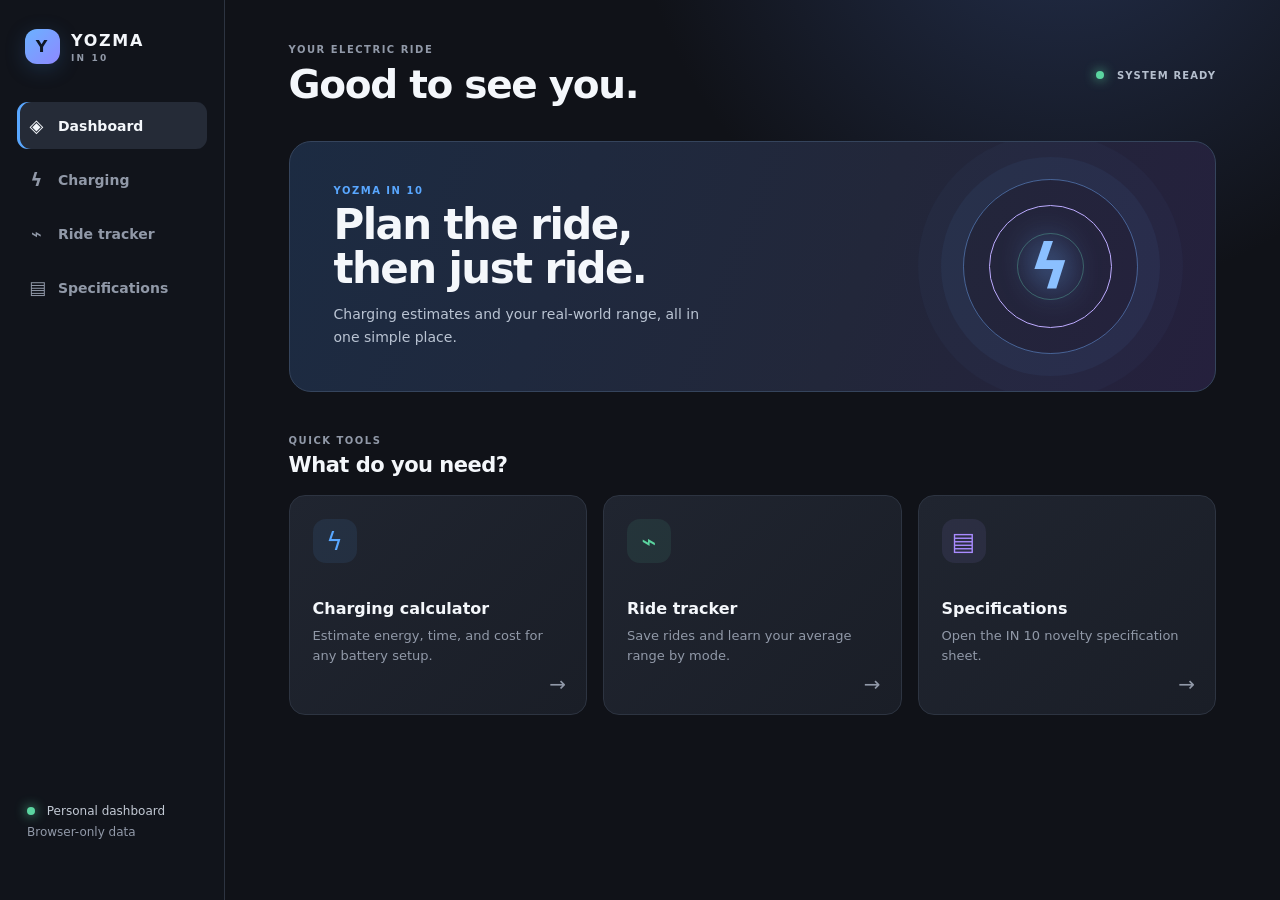
<file: index.html>
<!doctype html>
<html lang="en">
<head>
  <meta charset="utf-8">
  <meta name="viewport" content="width=device-width, initial-scale=1">
  <meta name="theme-color" content="#101218">
  <title>Yozma IN 10 — Dashboard</title>
  <link rel="stylesheet" href="styles.css">
</head>
<body data-page="dashboard">
  <div class="app-shell">
    <aside class="rail">
      <a class="rail-brand" href="index.html" aria-label="Yozma dashboard"><span class="mark">Y</span><span>YOZMA<small>IN 10</small></span></a>
      <nav aria-label="Main navigation">
        <a class="nav-link" data-nav="dashboard" href="index.html"><span>◈</span> Dashboard</a>
        <a class="nav-link" data-nav="charging" href="charging.html"><span>ϟ</span> Charging</a>
        <a class="nav-link" data-nav="tracker" href="ride-tracker.html"><span>⌁</span> Ride tracker</a>
        <a class="nav-link" data-nav="specs" href="specs.html"><span>▤</span> Specifications</a>
      </nav>
      <p class="rail-note"><i></i> Personal dashboard<br><span>Browser-only data</span></p>
    </aside>
    <main class="main">
      <header class="topbar"><div><p class="eyebrow">YOUR ELECTRIC RIDE</p><h1>Good to see you.</h1></div><div class="top-status"><b></b> SYSTEM READY</div></header>
      <section class="welcome-card">
        <div><p class="eyebrow accent">YOZMA IN 10</p><h2>Plan the ride,<br>then just ride.</h2><p>Charging estimates and your real-world range, all in one simple place.</p></div>
        <div class="orb-art" aria-hidden="true"><span></span><span></span><strong>ϟ</strong></div>
      </section>
      <section class="section-heading"><div><p class="eyebrow">QUICK TOOLS</p><h2>What do you need?</h2></div></section>
      <div class="tool-grid">
        <a class="tool-card blue" href="charging.html"><div class="tool-icon">ϟ</div><div><h3>Charging calculator</h3><p>Estimate energy, time, and cost for any battery setup.</p></div><span class="card-arrow">→</span></a>
        <a class="tool-card green" href="ride-tracker.html"><div class="tool-icon">⌁</div><div><h3>Ride tracker</h3><p>Save rides and learn your average range by mode.</p></div><span class="card-arrow">→</span></a>
        <a class="tool-card purple" href="specs.html"><div class="tool-icon">▤</div><div><h3>Specifications</h3><p>Open the IN 10 novelty specification sheet.</p></div><span class="card-arrow">→</span></a>
      </div>
    </main>
  </div>
  <script src="app.js"></script>
</body>
</html>
</file>
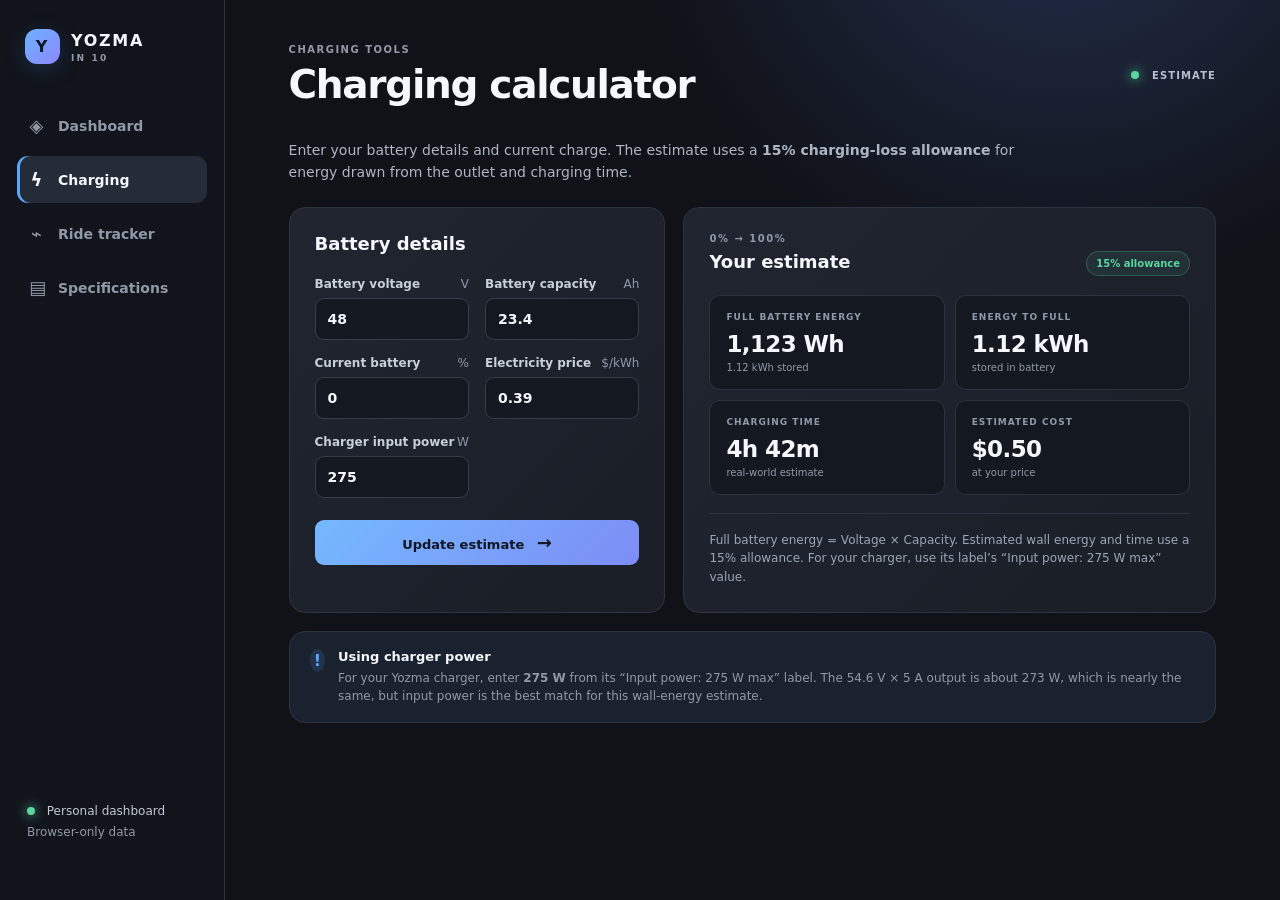
<file: charging.html>
<!doctype html>
<html lang="en"><head><meta charset="utf-8"><meta name="viewport" content="width=device-width, initial-scale=1"><meta name="theme-color" content="#101218"><title>Yozma IN 10 — Charging</title><link rel="stylesheet" href="styles.css"></head>
<body data-page="charging"><div class="app-shell"><aside class="rail"><a class="rail-brand" href="index.html"><span class="mark">Y</span><span>YOZMA<small>IN 10</small></span></a><nav aria-label="Main navigation"><a class="nav-link" data-nav="dashboard" href="index.html"><span>◈</span> Dashboard</a><a class="nav-link" data-nav="charging" href="charging.html"><span>ϟ</span> Charging</a><a class="nav-link" data-nav="tracker" href="ride-tracker.html"><span>⌁</span> Ride tracker</a><a class="nav-link" data-nav="specs" href="specs.html"><span>▤</span> Specifications</a></nav><p class="rail-note"><i></i> Personal dashboard<br><span>Browser-only data</span></p></aside>
<main class="main"><header class="topbar"><div><p class="eyebrow">CHARGING TOOLS</p><h1>Charging calculator</h1></div><div class="top-status"><b></b> ESTIMATE</div></header><p class="page-intro">Enter your battery details and current charge. The estimate uses a <strong>15% charging-loss allowance</strong> for energy drawn from the outlet and charging time.</p><div class="two-col"><form id="chargingForm" class="panel form-panel"><h2>Battery details</h2><div class="field-grid"><label>Battery voltage <span>V</span><input id="batteryVoltage" type="number" min="1" step="0.1" value="48" required></label><label>Battery capacity <span>Ah</span><input id="batteryAh" type="number" min="0.1" step="0.1" value="23.4" required></label><label>Current battery <span>%</span><input id="currentBattery" type="number" min="0" max="100" step="1" value="0" required></label><label>Electricity price <span>$/kWh</span><input id="priceKwh" type="number" min="0" step="0.01" value="0.39" required></label><label>Charger input power <span>W</span><input id="chargerWatts" type="number" min="1" step="1" value="275" required></label></div><button class="button primary" type="submit">Update estimate <span>→</span></button></form><section class="panel results-panel"><div class="result-head"><div><p class="eyebrow"><span id="chargeFrom">0</span>% → 100%</p><h2>Your estimate</h2></div><span class="estimate-pill">15% allowance</span></div><div class="result-grid"><article><p>FULL BATTERY ENERGY</p><strong id="energyWh">—</strong><small id="energyKwh">—</small></article><article><p>ENERGY TO FULL</p><strong id="neededKwh">—</strong><small>stored in battery</small></article><article><p>CHARGING TIME</p><strong id="chargeTime">—</strong><small>real-world estimate</small></article><article><p>ESTIMATED COST</p><strong id="chargeCost">—</strong><small>at your price</small></article></div><div class="formula">Full battery energy = Voltage × Capacity. Estimated wall energy and time use a 15% allowance. For your charger, use its label’s “Input power: 275 W max” value.</div></section></div><section class="panel tip-panel"><span>!</span><div><h3>Using charger power</h3><p>For your Yozma charger, enter <strong>275 W</strong> from its “Input power: 275 W max” label. The 54.6 V × 5 A output is about 273 W, which is nearly the same, but input power is the best match for this wall-energy estimate.</p></div></section></main></div><script src="app.js?v=20260920-2"></script></body></html>
</file>
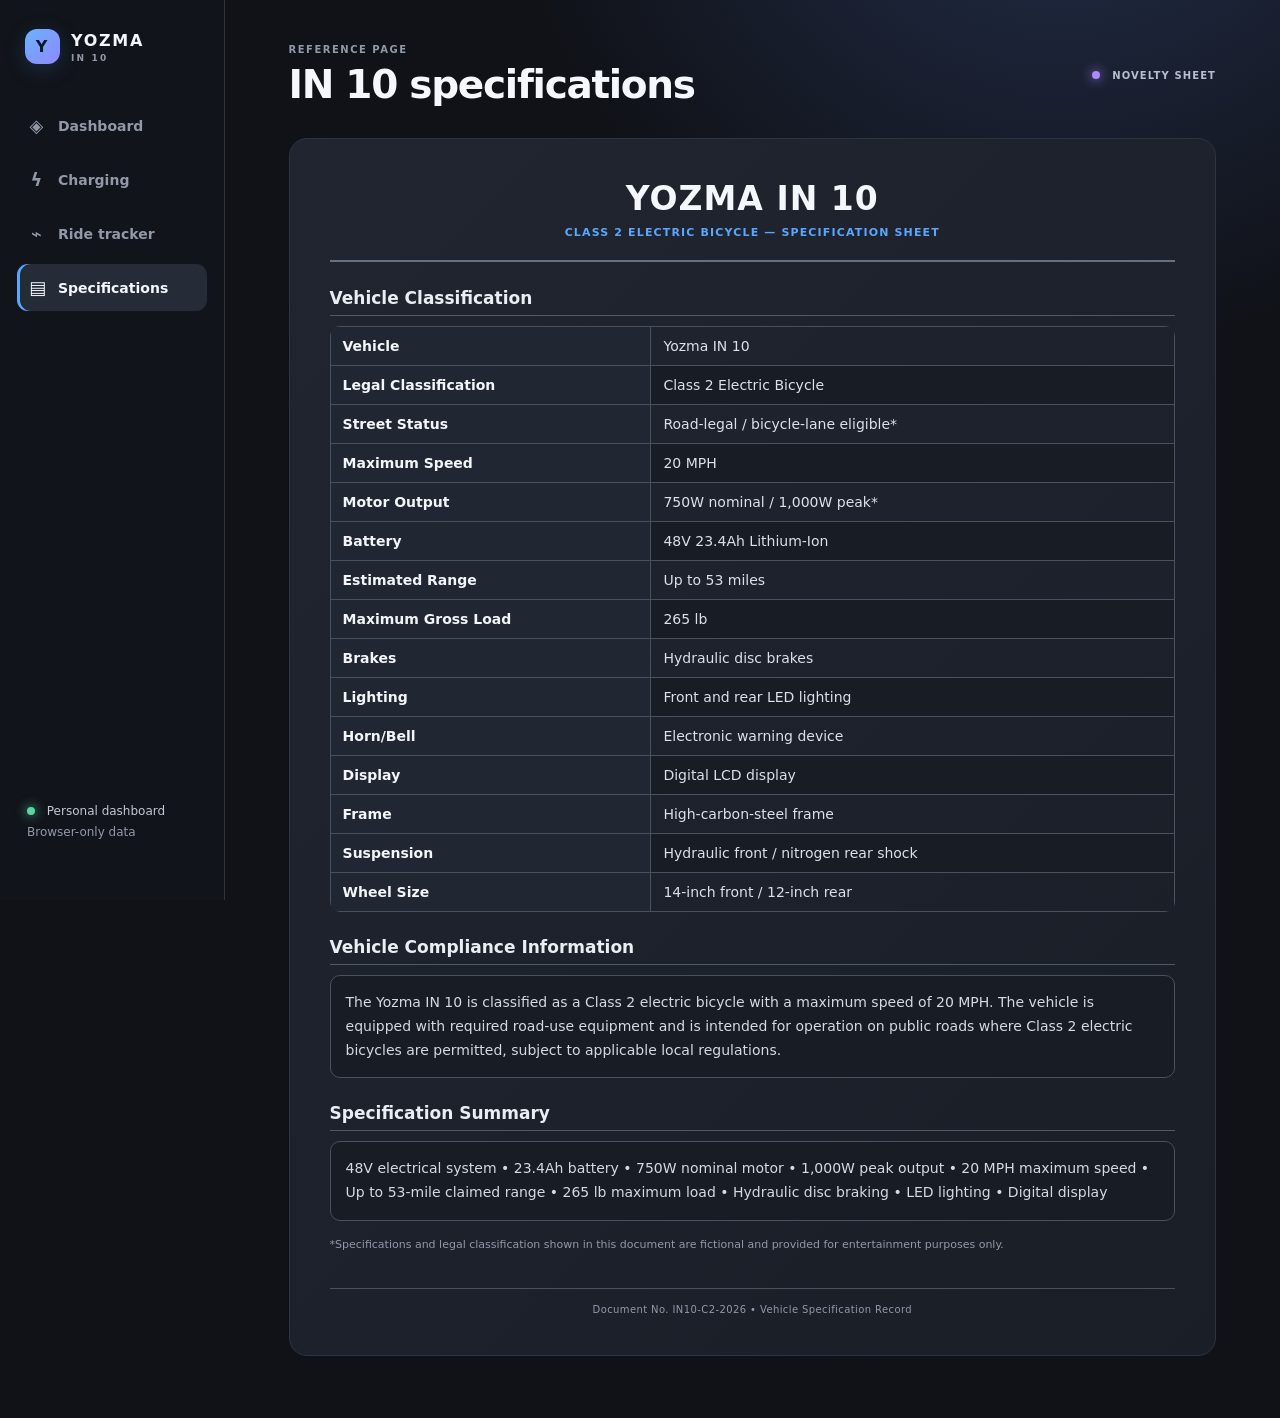
<file: specs.html>
<!doctype html>
<html lang="en">
<head>
  <meta charset="utf-8">
  <meta name="viewport" content="width=device-width, initial-scale=1">
  <meta name="theme-color" content="#101218">
  <title>Yozma IN 10 — Specification Sheet</title>
  <link rel="stylesheet" href="styles.css">
  <style>
    .spec-page { margin-top: 31px; background: linear-gradient(135deg, var(--card2), var(--card)); border: 1px solid var(--line); border-radius: 18px; padding: clamp(19px, 4vw, 40px); }
    .spec-document-header { text-align: center; border-bottom: 2px solid #667085; padding-bottom: 21px; margin-bottom: 26px; }
    .spec-document-header h2 { margin: 0; font-size: clamp(25px, 4vw, 33px); letter-spacing: 1px; }
    .spec-document-header p { margin: 8px 0 0; color: var(--blue); font-size: 11px; font-weight: 800; letter-spacing: 1.15px; }
    .spec-document-section { color: #e9edf4; font-size: 17px; font-weight: 800; margin: 25px 0 10px; padding-bottom: 7px; border-bottom: 1px solid #505968; }
    .spec-document-table { width: 100%; border-collapse: collapse; font-size: 14px; overflow: hidden; border-radius: 10px; }
    .spec-document-table td { border: 1px solid #48515e; padding: 11px 12px; vertical-align: middle; color: #dbe0e9; }
    .spec-document-table td:first-child { width: 38%; background: #202733; color: #f3f5f8; font-weight: 800; }
    .spec-document-table tr:nth-child(even) td:last-child { background: #171c25; }
    .spec-document-summary { border: 1px solid #48515e; background: #171c25; padding: 15px; line-height: 1.7; font-size: 14px; color: #d4dae4; border-radius: 10px; }
    .spec-document-note { margin-top: 15px; font-size: 11px; color: var(--muted); line-height: 1.55; }
    .spec-document-footer { margin-top: 35px; padding-top: 15px; border-top: 1px solid #48515e; text-align: center; font-size: 10px; color: var(--muted); letter-spacing: .4px; }
    @media (max-width:600px) { .spec-page { margin-top: 22px; padding: 18px 13px; } .spec-document-table { font-size: 13px; } .spec-document-table td { padding: 9px 8px; } .spec-document-table td:first-child { width: 42%; } }
    @media print { .rail, .topbar { display:none; } .main { padding:0; } .spec-page { margin:0; border:0; box-shadow:none; border-radius:0; color:#111; background:#fff; } }
  </style>
</head>
<body data-page="specs">
  <div class="app-shell">
    <aside class="rail">
      <a class="rail-brand" href="index.html"><span class="mark">Y</span><span>YOZMA<small>IN 10</small></span></a>
      <nav aria-label="Main navigation">
        <a class="nav-link" data-nav="dashboard" href="index.html"><span>◈</span> Dashboard</a>
        <a class="nav-link" data-nav="charging" href="charging.html"><span>ϟ</span> Charging</a>
        <a class="nav-link" data-nav="tracker" href="ride-tracker.html"><span>⌁</span> Ride tracker</a>
        <a class="nav-link" data-nav="specs" href="specs.html"><span>▤</span> Specifications</a>
      </nav>
      <p class="rail-note"><i></i> Personal dashboard<br><span>Browser-only data</span></p>
    </aside>
    <main class="main">
      <header class="topbar"><div><p class="eyebrow">REFERENCE PAGE</p><h1>IN 10 specifications</h1></div><div class="top-status purple-status"><b></b> NOVELTY SHEET</div></header>
      <article class="spec-page">
        <header class="spec-document-header"><h2>YOZMA IN 10</h2><p>CLASS 2 ELECTRIC BICYCLE — SPECIFICATION SHEET</p></header>
        <h3 class="spec-document-section">Vehicle Classification</h3>
        <table class="spec-document-table"><tbody>
          <tr><td>Vehicle</td><td>Yozma IN 10</td></tr>
          <tr><td>Legal Classification</td><td>Class 2 Electric Bicycle</td></tr>
          <tr><td>Street Status</td><td>Road-legal / bicycle-lane eligible*</td></tr>
          <tr><td>Maximum Speed</td><td>20 MPH</td></tr>
          <tr><td>Motor Output</td><td>750W nominal / 1,000W peak*</td></tr>
          <tr><td>Battery</td><td>48V 23.4Ah Lithium-Ion</td></tr>
          <tr><td>Estimated Range</td><td>Up to 53 miles</td></tr>
          <tr><td>Maximum Gross Load</td><td>265 lb</td></tr>
          <tr><td>Brakes</td><td>Hydraulic disc brakes</td></tr>
          <tr><td>Lighting</td><td>Front and rear LED lighting</td></tr>
          <tr><td>Horn/Bell</td><td>Electronic warning device</td></tr>
          <tr><td>Display</td><td>Digital LCD display</td></tr>
          <tr><td>Frame</td><td>High-carbon-steel frame</td></tr>
          <tr><td>Suspension</td><td>Hydraulic front / nitrogen rear shock</td></tr>
          <tr><td>Wheel Size</td><td>14-inch front / 12-inch rear</td></tr>
        </tbody></table>
        <h3 class="spec-document-section">Vehicle Compliance Information</h3>
        <div class="spec-document-summary">The Yozma IN 10 is classified as a Class 2 electric bicycle with a maximum speed of 20 MPH. The vehicle is equipped with required road-use equipment and is intended for operation on public roads where Class 2 electric bicycles are permitted, subject to applicable local regulations.</div>
        <h3 class="spec-document-section">Specification Summary</h3>
        <div class="spec-document-summary">48V electrical system • 23.4Ah battery • 750W nominal motor • 1,000W peak output • 20 MPH maximum speed • Up to 53-mile claimed range • 265 lb maximum load • Hydraulic disc braking • LED lighting • Digital display</div>
        <p class="spec-document-note">*Specifications and legal classification shown in this document are fictional and provided for entertainment purposes only.</p>
        <footer class="spec-document-footer">Document No. IN10-C2-2026 • Vehicle Specification Record</footer>
      </article>
    </main>
  </div>
  <script src="app.js"></script>
</body>
</html>
</file>
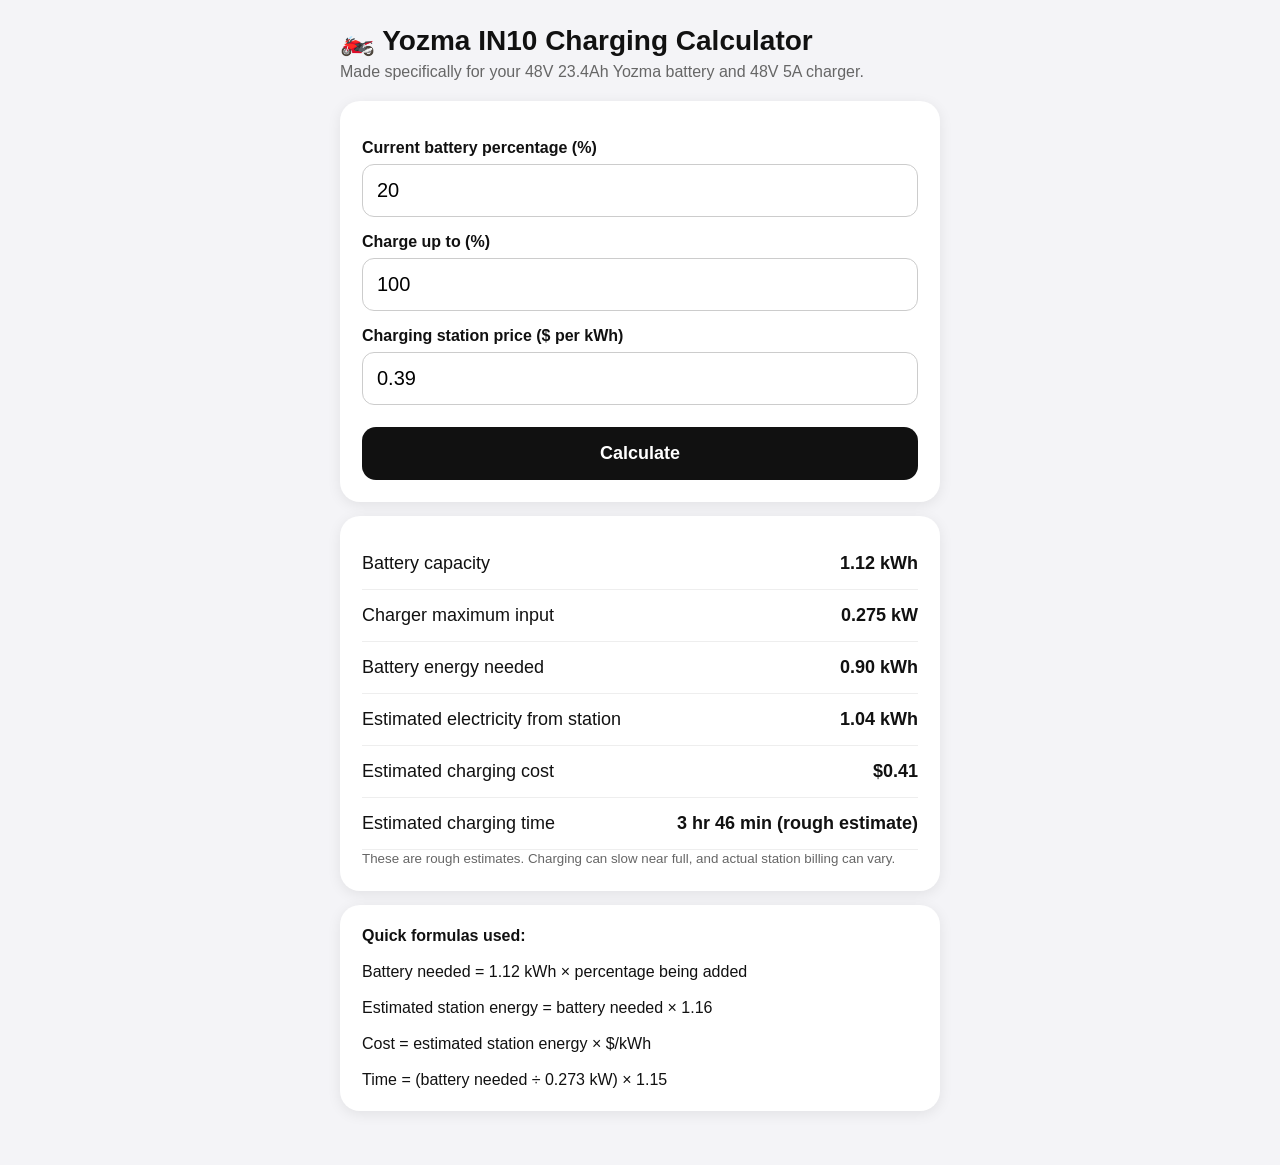
<file: yozma_in10_charging_calculator.html>
<!DOCTYPE html>
<html lang="en">
<head>
<meta charset="UTF-8">
<meta name="viewport" content="width=device-width, initial-scale=1.0">
<title>Yozma IN10 Charging Calculator</title>
<style>
body { font-family: -apple-system, BlinkMacSystemFont, "Segoe UI", sans-serif; margin:0; background:#f4f4f7; color:#111; }
main { max-width:600px; margin:auto; padding:24px 16px 40px; }
.card { background:white; border-radius:20px; padding:22px; margin:14px 0; box-shadow:0 3px 14px rgba(0,0,0,.08); }
h1 { margin:0 0 6px; font-size:28px; }
.sub { color:#666; margin-bottom:20px; }
label { display:block; font-weight:650; margin:16px 0 7px; }
input { width:100%; box-sizing:border-box; font-size:20px; padding:14px; border:1px solid #ccc; border-radius:12px; }
button { width:100%; margin-top:22px; padding:16px; border:0; border-radius:14px; background:#111; color:white; font-size:18px; font-weight:700; }
.result { font-size:18px; padding:15px 0; border-bottom:1px solid #eee; display:flex; justify-content:space-between; gap:15px; }
.result:last-child { border-bottom:0; }
.value { font-weight:800; text-align:right; }
small { color:#666; display:block; line-height:1.4; }
</style>
</head>
<body>
<main>
  <h1>🏍️ Yozma IN10 Charging Calculator</h1>
  <div class="sub">Made specifically for your 48V 23.4Ah Yozma battery and 48V 5A charger.</div>

  <div class="card">
    <label>Current battery percentage (%)</label>
    <input id="start" type="number" min="0" max="100" value="20">

    <label>Charge up to (%)</label>
    <input id="target" type="number" min="0" max="100" value="100">

    <label>Charging station price ($ per kWh)</label>
    <input id="price" type="number" min="0" step="0.01" value="0.39">

    <button onclick="calculate()">Calculate</button>
  </div>

  <div class="card">
    <div class="result"><span>Battery capacity</span><span class="value">1.12 kWh</span></div>
    <div class="result"><span>Charger maximum input</span><span class="value">0.275 kW</span></div>
    <div class="result"><span>Battery energy needed</span><span class="value" id="batteryNeeded">—</span></div>
    <div class="result"><span>Estimated electricity from station</span><span class="value" id="wallEnergy">—</span></div>
    <div class="result"><span>Estimated charging cost</span><span class="value" id="cost">—</span></div>
    <div class="result"><span>Estimated charging time</span><span class="value" id="time">—</span></div>
    <small id="note"></small>
  </div>

  <div class="card">
    <b>Quick formulas used:</b><br><br>
    Battery needed = 1.12 kWh × percentage being added<br><br>
    Estimated station energy = battery needed × 1.16<br><br>
    Cost = estimated station energy × $/kWh<br><br>
    Time = (battery needed ÷ 0.273 kW) × 1.15
  </div>
</main>

<script>
function calculate() {
  const capacity = 1.12;
  const chargerKW = 0.273;
  const start = Math.max(0, Math.min(100, Number(document.getElementById('start').value)));
  const target = Math.max(0, Math.min(100, Number(document.getElementById('target').value)));
  const price = Math.max(0, Number(document.getElementById('price').value));

  if (target <= start) {
    document.getElementById('note').textContent = "Your target percentage must be higher than your current percentage.";
    ["batteryNeeded","wallEnergy","cost","time"].forEach(id => document.getElementById(id).textContent="—");
    return;
  }

  const fraction = (target - start) / 100;
  const batteryNeeded = capacity * fraction;
  const wallEnergy = batteryNeeded * 1.16; // rough allowance for charging losses
  const cost = wallEnergy * price;
  const hours = (batteryNeeded / chargerKW) * 1.15; // rough allowance for taper/real-world variation

  const h = Math.floor(hours);
  const m = Math.round((hours - h) * 60);

  document.getElementById('batteryNeeded').textContent = batteryNeeded.toFixed(2) + " kWh";
  document.getElementById('wallEnergy').textContent = wallEnergy.toFixed(2) + " kWh";
  document.getElementById('cost').textContent = "$" + cost.toFixed(2);
  document.getElementById('time').textContent = `${h} hr ${m} min (rough estimate)`;
  document.getElementById('note').textContent =
    "These are rough estimates. Charging can slow near full, and actual station billing can vary.";
}
calculate();
</script>
</body>
</html>
</file>
<file: styles.css>
:root{--bg:#101218;--rail:#12151c;--card:#1a1e27;--card2:#202530;--text:#f4f7fb;--muted:#9199a8;--line:#2d3441;--blue:#59a7ff;--green:#5bd5a0;--purple:#a98bff;--danger:#f47a87}*{box-sizing:border-box}body{margin:0;background:radial-gradient(circle at 83% -15%,#24304e 0,transparent 29%),var(--bg);color:var(--text);font-family:Inter,ui-sans-serif,system-ui,-apple-system,"Segoe UI",sans-serif;min-height:100vh}.app-shell{display:flex;min-height:100vh}.rail{width:250px;background:rgba(18,21,28,.92);border-right:1px solid var(--line);padding:29px 17px;display:flex;flex-direction:column;position:sticky;top:0;height:100vh}.rail-brand{color:var(--text);text-decoration:none;font-weight:800;letter-spacing:1.7px;display:flex;align-items:center;gap:11px;padding:0 8px 38px}.rail-brand small{display:block;color:var(--muted);font-size:9px;letter-spacing:2.2px;margin-top:3px}.mark{width:35px;height:35px;border-radius:12px;display:grid;place-items:center;color:#0e1724;background:linear-gradient(135deg,#6bb2ff,#8e88ff);box-shadow:0 5px 20px #3979ba40}.rail nav{display:grid;gap:7px}.nav-link{color:var(--muted);text-decoration:none;padding:13px 12px;border-radius:11px;font-size:14px;font-weight:650;display:flex;gap:14px;align-items:center}.nav-link span{font-size:18px;width:15px;text-align:center}.nav-link:hover,.nav-link.active{color:var(--text);background:#252b37}.nav-link.active{box-shadow:inset 3px 0 var(--blue)}.rail-note{margin-top:auto;padding:17px 10px;color:#c2c9d4;font-size:12px;line-height:1.7}.rail-note span{color:var(--muted)}.rail-note i,.top-status b{display:inline-block;width:8px;height:8px;border-radius:50%;background:var(--green);box-shadow:0 0 12px var(--green);margin-right:8px}.main{width:min(1180px,100%);padding:44px clamp(22px,5vw,72px) 62px;margin:0 auto}.topbar,.result-head,.section-heading{display:flex;align-items:center;justify-content:space-between;gap:20px}.eyebrow{color:var(--muted);font-weight:800;letter-spacing:1.5px;font-size:10px;margin:0 0 7px}.accent{color:var(--blue)}h1,h2,h3,p{margin-top:0}h1{font-size:clamp(27px,3.5vw,39px);letter-spacing:-1.3px;margin-bottom:0}.top-status{font-size:10px;font-weight:800;color:#b5bfce;letter-spacing:1.1px;white-space:nowrap}.purple-status b{background:var(--purple);box-shadow:0 0 12px var(--purple)}.welcome-card{margin-top:34px;border:1px solid #35445c;border-radius:22px;min-height:245px;padding:37px 44px;overflow:hidden;position:relative;background:linear-gradient(110deg,#1c2b42,#22273a 61%,#25203d);display:flex;justify-content:space-between;align-items:center}.welcome-card h2{font-size:clamp(27px,3.6vw,42px);line-height:1.05;letter-spacing:-1.6px;margin:0 0 12px}.welcome-card p:not(.eyebrow){max-width:380px;color:#bac4d3;font-size:14px;line-height:1.6;margin-bottom:0}.orb-art{width:175px;height:175px;border:1px solid #73adff77;border-radius:50%;position:relative;margin-right:4%;box-shadow:0 0 0 22px #62a9ff0e,0 0 0 45px #62a9ff08}.orb-art span{position:absolute;border:1px solid #bdabff;border-radius:50%;inset:25px}.orb-art span+span{inset:53px;border-color:#68dcb055}.orb-art strong{position:absolute;inset:0;display:grid;place-items:center;font-size:63px;color:#8bc0ff;text-shadow:0 0 35px #69aaf9}.section-heading{margin:43px 0 18px}.section-heading h2{font-size:21px;margin:0;letter-spacing:-.5px}.tool-grid{display:grid;grid-template-columns:repeat(3,1fr);gap:16px}.tool-card,.panel,.mini-card{background:linear-gradient(135deg,var(--card2),var(--card));border:1px solid var(--line);border-radius:16px}.tool-card{min-height:220px;padding:23px;text-decoration:none;color:var(--text);position:relative;transition:transform .18s,border-color .18s}.tool-card:hover{transform:translateY(-3px);border-color:#57647a}.tool-icon{width:44px;height:44px;border-radius:13px;display:grid;place-items:center;font-size:25px;margin-bottom:36px}.blue .tool-icon{color:var(--blue);background:#59a7ff17}.green .tool-icon{color:var(--green);background:#5bd5a017}.purple .tool-icon{color:var(--purple);background:#a98bff17}.tool-card h3{font-size:16px;margin-bottom:8px}.tool-card p{color:var(--muted);font-size:13px;line-height:1.5;margin-bottom:0}.card-arrow{position:absolute;right:20px;bottom:18px;color:var(--muted);font-size:20px}.mini-grid{display:grid;grid-template-columns:repeat(3,1fr);gap:14px;margin-top:18px}.mini-card{padding:18px;display:flex;align-items:center;gap:13px}.mini-card p{font-size:9px;letter-spacing:1px;color:var(--muted);font-weight:800;margin-bottom:5px}.mini-card strong{font-size:13px}.mini-icon{font-size:22px}.blue-text{color:var(--blue)}.green-text{color:var(--green)}.purple-text{color:var(--purple)}.page-intro{color:#aeb6c4;line-height:1.6;margin:32px 0 23px;max-width:730px;font-size:14px}.two-col{display:grid;grid-template-columns:minmax(280px,.92fr) minmax(350px,1.3fr);gap:18px}.panel{padding:25px}.panel h2{font-size:18px;margin-bottom:23px}.field-grid{display:grid;grid-template-columns:1fr 1fr;gap:16px}.one-col{grid-template-columns:1fr}.field-grid label{font-size:12px;font-weight:700;color:#cad0da}.field-grid label span{color:var(--muted);font-weight:500;float:right}input,select,textarea{width:100%;background:#141821;border:1px solid #353d4b;border-radius:9px;padding:12px;color:var(--text);font:inherit;font-size:14px;margin-top:7px;outline:0}textarea{resize:vertical}input:focus,select:focus,textarea:focus{border-color:var(--blue);box-shadow:0 0 0 3px #59a7ff20}.button{border:0;border-radius:9px;padding:12px 16px;font:inherit;font-size:13px;font-weight:800;cursor:pointer;margin-top:22px}.button.primary{background:linear-gradient(135deg,#75b9ff,#7d8df5);color:#101522;width:100%}.button span{font-size:18px;margin-left:8px}.button.subtle{margin:0;background:#2a303b;color:#d2d8e2;padding:9px 12px}.estimate-pill{font-size:10px;font-weight:800;color:var(--green);background:#5bd5a017;border:1px solid #5bd5a042;border-radius:20px;padding:6px 9px;white-space:nowrap}.result-grid{display:grid;grid-template-columns:1fr 1fr;gap:10px}.result-grid article{padding:16px;background:#141820;border:1px solid #2b3240;border-radius:11px}.result-grid p{color:var(--muted);letter-spacing:1px;font-size:9px;font-weight:800;margin-bottom:9px}.result-grid strong{font-size:23px;letter-spacing:-.6px;display:block}.result-grid small{color:var(--muted);font-size:10px;margin-top:5px;display:block}.formula{font-size:12px;color:#9da6b4;line-height:1.55;margin-top:18px;padding-top:17px;border-top:1px solid var(--line)}.tip-panel{display:flex;gap:13px;margin-top:18px;padding:17px 20px;background:#1a2230}.tip-panel>span{width:23px;height:23px;border-radius:50%;display:grid;place-items:center;background:#59a7ff20;color:var(--blue);font-weight:800}.tip-panel h3{font-size:13px;margin-bottom:5px}.tip-panel p{font-size:12px;color:var(--muted);line-height:1.5;margin:0}.tracker-layout{display:grid;grid-template-columns:310px 1fr;gap:20px;align-items:start}.compact{margin:0 0 14px}.mode-grid{display:grid;grid-template-columns:1fr 1fr;gap:12px}.mode-card{padding:18px;background:linear-gradient(135deg,var(--card2),var(--card));border:1px solid var(--line);border-radius:14px}.mode-card p{color:var(--muted);font-size:10px;letter-spacing:1px;font-weight:800;margin-bottom:9px}.mode-card strong{font-size:23px}.mode-card small{display:block;font-size:11px;color:var(--muted);margin-top:5px}.rides-panel{margin-top:20px}.table-wrap{overflow-x:auto;margin:0 -4px}.rides-panel table{width:100%;border-collapse:collapse;font-size:12px;min-width:700px}th{text-align:left;color:var(--muted);font-weight:800;letter-spacing:.7px;font-size:9px;padding:15px 10px;border-bottom:1px solid var(--line)}td{padding:14px 10px;border-bottom:1px solid #2a303b;color:#d3d9e3;vertical-align:top}.delete-ride{border:0;background:transparent;color:var(--danger);font:inherit;font-weight:800;cursor:pointer}.empty-state{color:var(--muted);text-align:center;padding:24px 5px 6px;font-size:13px;margin:0}.notice{border:1px solid #b983ff55;background:#a98bff15;color:#ddd2ff;padding:14px 17px;border-radius:12px;font-size:13px;line-height:1.5;margin:29px 0 18px}.spec-sheet{background:#f0f1f3;color:#1c2028;border-radius:16px;padding:clamp(23px,5vw,52px);box-shadow:0 18px 45px #0004}.spec-title{text-align:center;border-bottom:2px solid #293040;padding-bottom:22px}.spec-title p{font-size:10px;letter-spacing:2px;font-weight:800;margin-bottom:8px}.spec-title h2{font-size:clamp(22px,3.5vw,34px);letter-spacing:-1px;margin-bottom:10px}.spec-title span{font-size:10px;font-weight:800;color:#6855a4;letter-spacing:1px}.spec-sheet section{margin-top:28px}.spec-sheet h3{font-size:15px;border-bottom:1px solid #9ca1aa;padding-bottom:8px;margin-bottom:0}.spec-sheet dl{margin:0}.spec-sheet dl div{display:grid;grid-template-columns:38% 1fr;border-bottom:1px solid #c3c6cb}.spec-sheet dt,.spec-sheet dd{margin:0;padding:12px}.spec-sheet dt{font-weight:800;background:#e1e3e6}.spec-sheet dd{background:#f8f8f9}.spec-summary{border:1px solid #b7bbc2;background:#f8f8f9;padding:15px;line-height:1.65;font-size:14px}.spec-sheet footer{text-align:center;border-top:1px solid #aab0b8;padding-top:16px;font-size:9px;color:#555f6d;letter-spacing:.7px;margin-top:36px}@media(max-width:900px){.rail{width:72px;padding:24px 10px}.rail-brand{padding:0 8px 35px}.rail-brand>span:last-child,.nav-link:not(:hover)::after,.rail-note{display:none}.nav-link{justify-content:center;padding:13px}.main{padding-left:clamp(22px,5vw,50px);padding-right:clamp(22px,5vw,50px)}.tool-grid{grid-template-columns:1fr 1fr}.tracker-layout{grid-template-columns:280px 1fr}}@media(max-width:650px){.app-shell{display:block}.rail{width:100%;height:auto;position:sticky;z-index:5;top:0;padding:11px 15px;display:flex;flex-direction:row;align-items:center;border-right:0;border-bottom:1px solid var(--line)}.rail-brand{padding:0;margin-right:auto}.rail-brand>span:last-child{display:block;font-size:12px}.rail-brand small{display:none}.rail nav{display:flex;gap:2px}.nav-link{padding:8px}.nav-link span{font-size:17px}.nav-link{font-size:0}.nav-link.active{box-shadow:inset 0 -2px var(--blue)}.main{padding:31px 17px 46px}.welcome-card{padding:27px;min-height:230px}.orb-art{display:none}.tool-grid,.mini-grid,.two-col,.tracker-layout{grid-template-columns:1fr}.mini-grid{grid-template-columns:1fr}.tool-card{min-height:165px}.tool-icon{margin-bottom:22px}.result-grid{grid-template-columns:1fr 1fr}.top-status{font-size:9px}.panel{padding:20px}.field-grid{grid-template-columns:1fr}.mode-grid{grid-template-columns:1fr 1fr}}@media(max-width:380px){.top-status{display:none}.mode-grid,.result-grid{grid-template-columns:1fr}}
</file>
